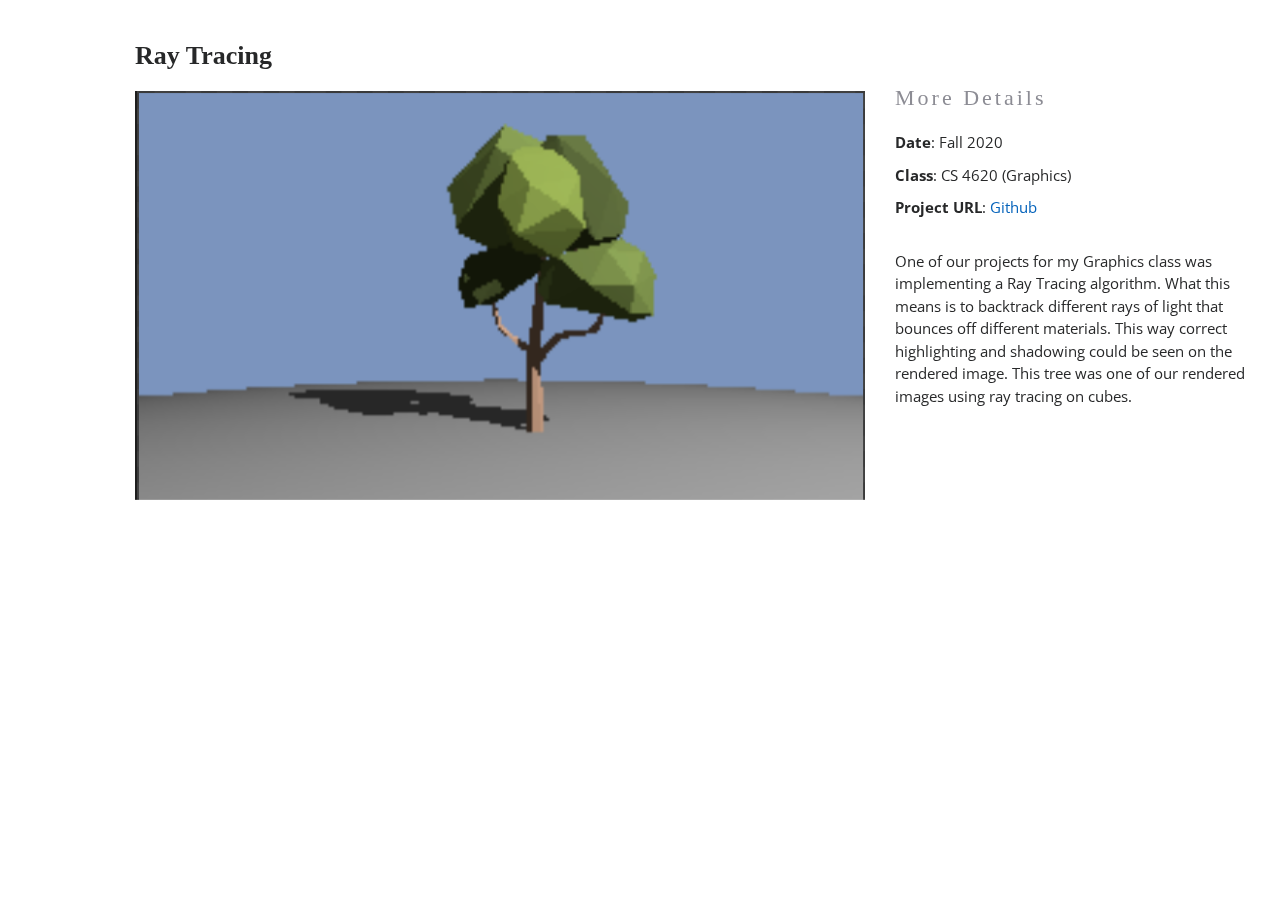
<file: portfolio-graphics.html>
<!DOCTYPE html>
<html lang="en">

<head>
  <meta charset="utf-8">
  <meta content="width=device-width, initial-scale=1.0" name="viewport">

  <title>Portfolio Details</title>
  <meta content="" name="descriptison">
  <meta content="" name="keywords">

  <!-- Favicons -->
  <link href="assets/img/favicon.png" rel="icon">
  <link href="assets/img/apple-touch-icon.png" rel="apple-touch-icon">

  <!-- Google Fonts -->
  <link
    href="https://fonts.googleapis.com/css?family=Open+Sans:300,300i,400,400i,600,600i,700,700i|Raleway:300,300i,400,400i,500,500i,600,600i,700,700i|Poppins:300,300i,400,400i,500,500i,600,600i,700,700i"
    rel="stylesheet">

  <!-- Vendor CSS Files -->
  <link href="assets/vendor/bootstrap/css/bootstrap.min.css" rel="stylesheet">
  <link href="assets/vendor/icofont/icofont.min.css" rel="stylesheet">
  <link href="assets/vendor/boxicons/css/boxicons.min.css" rel="stylesheet">
  <link href="assets/vendor/venobox/venobox.css" rel="stylesheet">
  <link href="assets/vendor/owl.carousel/assets/owl.carousel.min.css" rel="stylesheet">
  <link href="assets/vendor/aos/aos.css" rel="stylesheet">

  <!-- Template Main CSS File -->
  <link href="assets/css/style.css" rel="stylesheet">

  <!-- =======================================================
  * Template Name: MyResume - v2.1.0
  * Template URL: https://bootstrapmade.com/free-html-bootstrap-template-my-resume/
  * Author: BootstrapMade.com
  * License: https://bootstrapmade.com/license/
  ======================================================== -->
</head>

<body>

  <main id="main">

    <!-- ======= Portfolio Details ======= -->
    <section id="portfolio-details" class="portfolio-details">
      <div class="container" data-aos="fade-up">

        <div class="row">

          <div class="col-lg-8">
            <h2 class="portfolio-title">Ray Tracing</h2>
            <div class="owl-carousel portfolio-details-carousel">
              <img src="assets/img/portfolio/tree.png" class="details-img" alt="">
            </div>
          </div>

          <div class="col-lg-4 portfolio-info">
            <h3>More Details</h3>
            <ul>
              <li><strong>Date</strong>: Fall 2020 </li>
              <li><strong>Class</strong>: CS 4620 (Graphics)</li>
              <li><strong>Project URL</strong>: <a href="https://github.coecis.cornell.edu/lk439/assignment5">Github</a>
              </li>
            </ul>

            <p>
              One of our projects for my Graphics class was implementing a Ray Tracing algorithm. What this means is to
              backtrack different rays of light that bounces off different materials. This way correct highlighting and
              shadowing could be seen on the rendered image. This tree was one of our rendered images using ray tracing
              on cubes.
            </p>
          </div>

        </div>

      </div>
    </section><!-- End Portfolio Details -->

  </main><!-- End #main -->

  <a href="#" class="back-to-top"><i class="bx bx-up-arrow-alt"></i></a>
  <div id="preloader"></div>

  <!-- Vendor JS Files -->
  <script src="assets/vendor/jquery/jquery.min.js"></script>
  <script src="assets/vendor/bootstrap/js/bootstrap.bundle.min.js"></script>
  <script src="assets/vendor/jquery.easing/jquery.easing.min.js"></script>
  <script src="assets/vendor/php-email-form/validate.js"></script>
  <script src="assets/vendor/waypoints/jquery.waypoints.min.js"></script>
  <script src="assets/vendor/counterup/counterup.min.js"></script>
  <script src="assets/vendor/isotope-layout/isotope.pkgd.min.js"></script>
  <script src="assets/vendor/venobox/venobox.min.js"></script>
  <script src="assets/vendor/owl.carousel/owl.carousel.min.js"></script>
  <script src="assets/vendor/typed.js/typed.min.js"></script>
  <script src="assets/vendor/aos/aos.js"></script>

  <!-- Template Main JS File -->
  <script src="assets/js/main.js"></script>

</body>

</html>
</file>
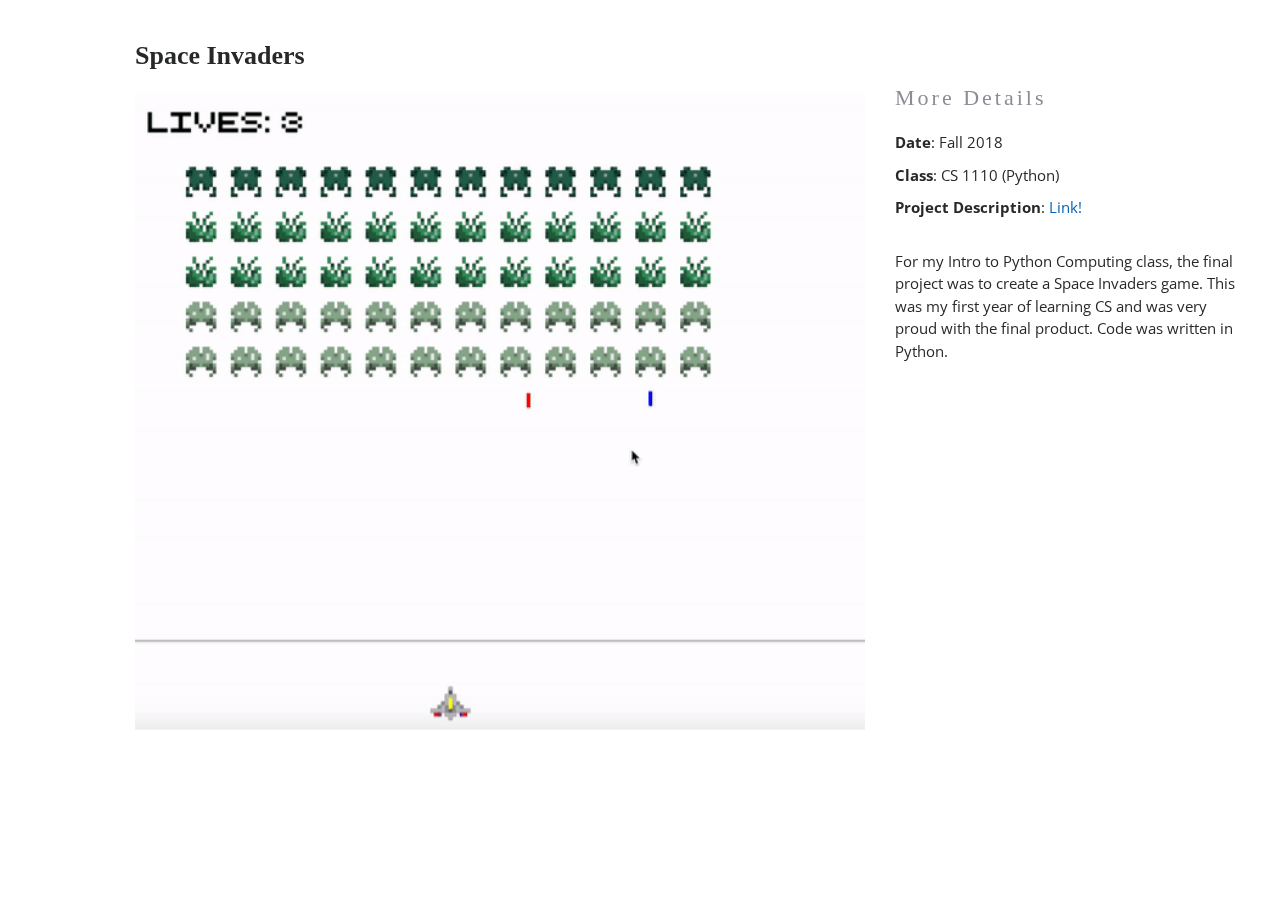
<file: portfolio-space-invaders.html>
<!DOCTYPE html>
<html lang="en">

<head>
  <meta charset="utf-8">
  <meta content="width=device-width, initial-scale=1.0" name="viewport">

  <title>Portfolio Details</title>
  <meta content="" name="descriptison">
  <meta content="" name="keywords">

  <!-- Favicons -->
  <link href="assets/img/favicon.png" rel="icon">
  <link href="assets/img/apple-touch-icon.png" rel="apple-touch-icon">

  <!-- Google Fonts -->
  <link
    href="https://fonts.googleapis.com/css?family=Open+Sans:300,300i,400,400i,600,600i,700,700i|Raleway:300,300i,400,400i,500,500i,600,600i,700,700i|Poppins:300,300i,400,400i,500,500i,600,600i,700,700i"
    rel="stylesheet">

  <!-- Vendor CSS Files -->
  <link href="assets/vendor/bootstrap/css/bootstrap.min.css" rel="stylesheet">
  <link href="assets/vendor/icofont/icofont.min.css" rel="stylesheet">
  <link href="assets/vendor/boxicons/css/boxicons.min.css" rel="stylesheet">
  <link href="assets/vendor/venobox/venobox.css" rel="stylesheet">
  <link href="assets/vendor/owl.carousel/assets/owl.carousel.min.css" rel="stylesheet">
  <link href="assets/vendor/aos/aos.css" rel="stylesheet">

  <!-- Template Main CSS File -->
  <link href="assets/css/style.css" rel="stylesheet">

  <!-- =======================================================
  * Template Name: MyResume - v2.1.0
  * Template URL: https://bootstrapmade.com/free-html-bootstrap-template-my-resume/
  * Author: BootstrapMade.com
  * License: https://bootstrapmade.com/license/
  ======================================================== -->
</head>

<body>

  <main id="main">

    <!-- ======= Portfolio Details ======= -->
    <section id="portfolio-details" class="portfolio-details">
      <div class="container" data-aos="fade-up">

        <div class="row">

          <div class="col-lg-8">
            <h2 class="portfolio-title">Space Invaders</h2>
            <div class="owl-carousel portfolio-details-carousel">
              <img src="assets/img/portfolio/space_invaders.gif" class="details-img" alt="">
            </div>
          </div>

          <div class="col-lg-4 portfolio-info">
            <h3>More Details</h3>
            <ul>
              <li><strong>Date</strong>: Fall 2018</li>
              <li><strong>Class</strong>: CS 1110 (Python)</li>
              <li><strong>Project Description</strong>: <a
                  href="https://www.cs.cornell.edu/courses/cs1110/2018fa/assignments/assignment7/">Link!</a></li>
            </ul>

            <p>
              For my Intro to Python Computing class, the final project was to create a Space Invaders game. This was
              my first year of learning CS and was very proud with the final product. Code was written in Python.
            </p>
          </div>

        </div>

      </div>
    </section><!-- End Portfolio Details -->

  </main><!-- End #main -->

  <a href="#" class="back-to-top"><i class="bx bx-up-arrow-alt"></i></a>
  <div id="preloader"></div>

  <!-- Vendor JS Files -->
  <script src="assets/vendor/jquery/jquery.min.js"></script>
  <script src="assets/vendor/bootstrap/js/bootstrap.bundle.min.js"></script>
  <script src="assets/vendor/jquery.easing/jquery.easing.min.js"></script>
  <script src="assets/vendor/php-email-form/validate.js"></script>
  <script src="assets/vendor/waypoints/jquery.waypoints.min.js"></script>
  <script src="assets/vendor/counterup/counterup.min.js"></script>
  <script src="assets/vendor/isotope-layout/isotope.pkgd.min.js"></script>
  <script src="assets/vendor/venobox/venobox.min.js"></script>
  <script src="assets/vendor/owl.carousel/owl.carousel.min.js"></script>
  <script src="assets/vendor/typed.js/typed.min.js"></script>
  <script src="assets/vendor/aos/aos.js"></script>

  <!-- Template Main JS File -->
  <script src="assets/js/main.js"></script>

</body>

</html>
</file>
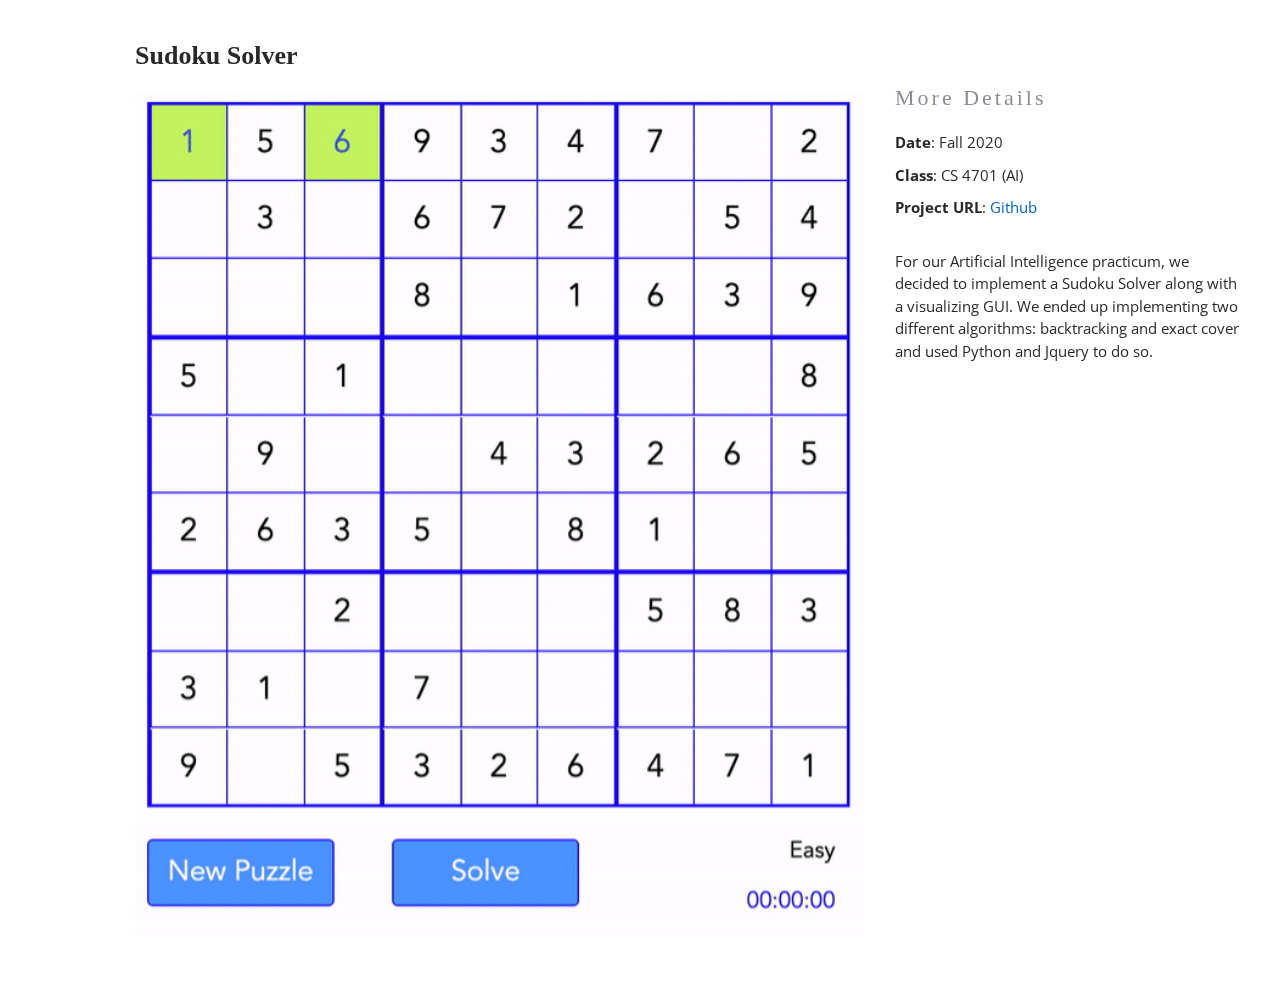
<file: portfolio-sudoku.html>
<!DOCTYPE html>
<html lang="en">

<head>
  <meta charset="utf-8">
  <meta content="width=device-width, initial-scale=1.0" name="viewport">

  <title>Portfolio Details</title>
  <meta content="" name="descriptison">
  <meta content="" name="keywords">

  <!-- Favicons -->
  <link href="assets/img/favicon.png" rel="icon">
  <link href="assets/img/apple-touch-icon.png" rel="apple-touch-icon">

  <!-- Google Fonts -->
  <link
    href="https://fonts.googleapis.com/css?family=Open+Sans:300,300i,400,400i,600,600i,700,700i|Raleway:300,300i,400,400i,500,500i,600,600i,700,700i|Poppins:300,300i,400,400i,500,500i,600,600i,700,700i"
    rel="stylesheet">

  <!-- Vendor CSS Files -->
  <link href="assets/vendor/bootstrap/css/bootstrap.min.css" rel="stylesheet">
  <link href="assets/vendor/icofont/icofont.min.css" rel="stylesheet">
  <link href="assets/vendor/boxicons/css/boxicons.min.css" rel="stylesheet">
  <link href="assets/vendor/venobox/venobox.css" rel="stylesheet">
  <link href="assets/vendor/owl.carousel/assets/owl.carousel.min.css" rel="stylesheet">
  <link href="assets/vendor/aos/aos.css" rel="stylesheet">

  <!-- Template Main CSS File -->
  <link href="assets/css/style.css" rel="stylesheet">

  <!-- =======================================================
  * Template Name: MyResume - v2.1.0
  * Template URL: https://bootstrapmade.com/free-html-bootstrap-template-my-resume/
  * Author: BootstrapMade.com
  * License: https://bootstrapmade.com/license/
  ======================================================== -->
</head>

<body>

  <main id="main">

    <!-- ======= Portfolio Details ======= -->
    <section id="portfolio-details" class="portfolio-details">
      <div class="container" data-aos="fade-up">

        <div class="row">

          <div class="col-lg-8">
            <h2 class="portfolio-title">Sudoku Solver</h2>
            <div class="owl-carousel portfolio-details-carousel">
              <img src="assets/img/portfolio/sudoku_solver.gif" class="details-img" alt="">
            </div>
          </div>

          <div class="col-lg-4 portfolio-info">
            <h3>More Details</h3>
            <ul>
              <li><strong>Date</strong>: Fall 2020</li>
              <li><strong>Class</strong>: CS 4701 (AI)</li>
              <li><strong>Project URL</strong>: <a
                  href="https://github.coecis.cornell.edu/lk439/Sudoku-Solver">Github</a></li>
            </ul>

            <p>
              For our Artificial Intelligence practicum, we decided to implement a Sudoku Solver along with a
              visualizing GUI. We ended up implementing two different algorithms: backtracking and exact cover and
              used
              Python and Jquery to do so.
            </p>
          </div>

        </div>

      </div>
    </section><!-- End Portfolio Details -->

  </main><!-- End #main -->

  <a href="#" class="back-to-top"><i class="bx bx-up-arrow-alt"></i></a>
  <div id="preloader"></div>

  <!-- Vendor JS Files -->
  <script src="assets/vendor/jquery/jquery.min.js"></script>
  <script src="assets/vendor/bootstrap/js/bootstrap.bundle.min.js"></script>
  <script src="assets/vendor/jquery.easing/jquery.easing.min.js"></script>
  <script src="assets/vendor/php-email-form/validate.js"></script>
  <script src="assets/vendor/waypoints/jquery.waypoints.min.js"></script>
  <script src="assets/vendor/counterup/counterup.min.js"></script>
  <script src="assets/vendor/isotope-layout/isotope.pkgd.min.js"></script>
  <script src="assets/vendor/venobox/venobox.min.js"></script>
  <script src="assets/vendor/owl.carousel/owl.carousel.min.js"></script>
  <script src="assets/vendor/typed.js/typed.min.js"></script>
  <script src="assets/vendor/aos/aos.js"></script>

  <!-- Template Main JS File -->
  <script src="assets/js/main.js"></script>

</body>

</html>
</file>
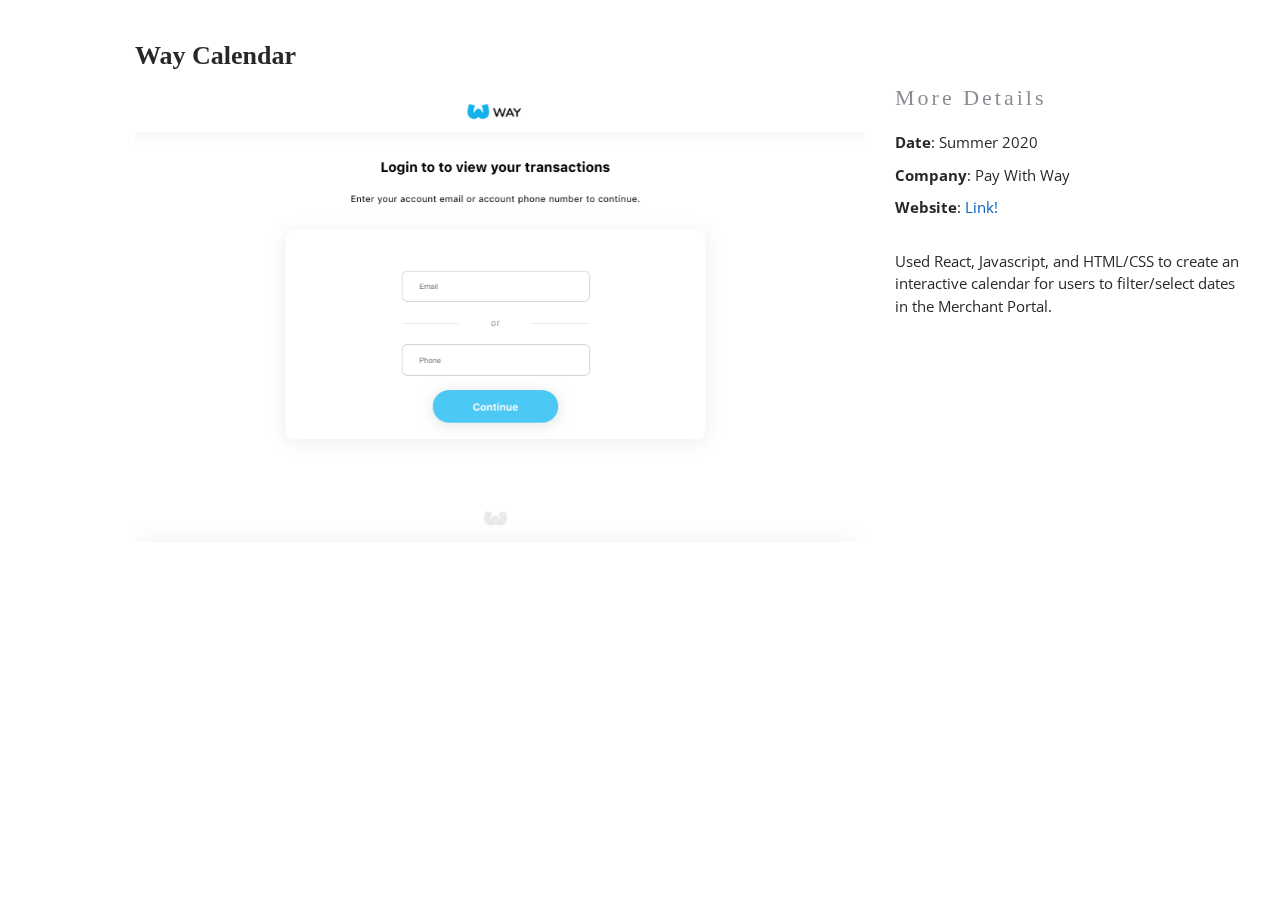
<file: portfolio-way.html>
<!DOCTYPE html>
<html lang="en">

<head>
  <meta charset="utf-8">
  <meta content="width=device-width, initial-scale=1.0" name="viewport">

  <title>Portfolio Details</title>
  <meta content="" name="descriptison">
  <meta content="" name="keywords">

  <!-- Favicons -->
  <link href="assets/img/favicon.png" rel="icon">
  <link href="assets/img/apple-touch-icon.png" rel="apple-touch-icon">

  <!-- Google Fonts -->
  <link
    href="https://fonts.googleapis.com/css?family=Open+Sans:300,300i,400,400i,600,600i,700,700i|Raleway:300,300i,400,400i,500,500i,600,600i,700,700i|Poppins:300,300i,400,400i,500,500i,600,600i,700,700i"
    rel="stylesheet">

  <!-- Vendor CSS Files -->
  <link href="assets/vendor/bootstrap/css/bootstrap.min.css" rel="stylesheet">
  <link href="assets/vendor/icofont/icofont.min.css" rel="stylesheet">
  <link href="assets/vendor/boxicons/css/boxicons.min.css" rel="stylesheet">
  <link href="assets/vendor/venobox/venobox.css" rel="stylesheet">
  <link href="assets/vendor/owl.carousel/assets/owl.carousel.min.css" rel="stylesheet">
  <link href="assets/vendor/aos/aos.css" rel="stylesheet">

  <!-- Template Main CSS File -->
  <link href="assets/css/style.css" rel="stylesheet">

  <!-- =======================================================
  * Template Name: MyResume - v2.1.0
  * Template URL: https://bootstrapmade.com/free-html-bootstrap-template-my-resume/
  * Author: BootstrapMade.com
  * License: https://bootstrapmade.com/license/
  ======================================================== -->
</head>

<body>

  <main id="main">

    <!-- ======= Portfolio Details ======= -->
    <section id="portfolio-details" class="portfolio-details">
      <div class="container" data-aos="fade-up">

        <div class="row">

          <div class="col-lg-8">
            <h2 class="portfolio-title">Way Calendar</h2>
            <div class="owl-carousel portfolio-details-carousel">
              <img src="assets/img/portfolio/way.png" class="details-img" alt="">
            </div>
          </div>

          <div class="col-lg-4 portfolio-info">
            <h3>More Details</h3>
            <ul>
              <li><strong>Date</strong>: Summer 2020</li>
              <li><strong>Company</strong>: Pay With Way</li>
              <li><strong>Website</strong>: <a href="https://paywithway.com/">Link!</a>
              </li>
            </ul>

            <p>
              Used React, Javascript, and HTML/CSS to create an interactive calendar for users to filter/select dates in
              the Merchant Portal.
            </p>
          </div>

        </div>

      </div>
    </section><!-- End Portfolio Details -->

  </main><!-- End #main -->

  <a href="#" class="back-to-top"><i class="bx bx-up-arrow-alt"></i></a>
  <div id="preloader"></div>

  <!-- Vendor JS Files -->
  <script src="assets/vendor/jquery/jquery.min.js"></script>
  <script src="assets/vendor/bootstrap/js/bootstrap.bundle.min.js"></script>
  <script src="assets/vendor/jquery.easing/jquery.easing.min.js"></script>
  <script src="assets/vendor/php-email-form/validate.js"></script>
  <script src="assets/vendor/waypoints/jquery.waypoints.min.js"></script>
  <script src="assets/vendor/counterup/counterup.min.js"></script>
  <script src="assets/vendor/isotope-layout/isotope.pkgd.min.js"></script>
  <script src="assets/vendor/venobox/venobox.min.js"></script>
  <script src="assets/vendor/owl.carousel/owl.carousel.min.js"></script>
  <script src="assets/vendor/typed.js/typed.min.js"></script>
  <script src="assets/vendor/aos/aos.js"></script>

  <!-- Template Main JS File -->
  <script src="assets/js/main.js"></script>

</body>

</html>
</file>
<file: assets/vendor/venobox/venobox.css>
/* ------ venobox.css --------*/
.vbox-overlay *, .vbox-overlay *:before, .vbox-overlay *:after{
    -webkit-backface-visibility: hidden;
    -webkit-box-sizing:border-box;
    -moz-box-sizing:border-box;
    box-sizing:border-box;
}
.vbox-overlay * { 
    -webkit-backface-visibility: visible;
    backface-visibility: visible;
}
.vbox-overlay{
    display: -webkit-flex;
    display: flex;
    -webkit-flex-direction: column;
    flex-direction: column;
    -webkit-justify-content: center;
    justify-content: center;
    -webkit-align-items: center;
    align-items: center;
    position: fixed;
    left: 0;
    top: 0;
    bottom: 0;
    right: 0;
    z-index: 999999;
}

/* ----- navigation ----- */
.vbox-title{
    width: 100%;
    height: 40px;
    float: left;
    text-align: center;
    line-height: 28px;
    font-size: 12px;
    padding: 6px 50px;
    overflow: hidden;
    position: fixed;
    display: none;
    left: 0;
    z-index: 89;
}
.vbox-close{
    cursor: pointer;
    position: fixed;
    top: -1px;
    right: 0;
    width: 50px;
    height: 40px;
    padding: 6px;
    display: block;
    background-position:10px center;
    overflow: hidden;
    font-size: 24px;
    line-height: 1;
    text-align: center;
    z-index: 99;
}
.vbox-left{
    cursor: pointer;
    position: fixed;
    left: 0;
    height: 40px;
    overflow: hidden;
    line-height: 28px;
    font-size: 12px;
    z-index: 99;
    display: flex;
    align-items:center;
}
.vbox-num{
    display: inline-block;
    margin: 6px 0 6px 15px;
}
/* ----- Social share ----- */
.vbox-share{
    line-height: 28px;
    font-size: 12px;
    overflow: hidden;
    position: fixed;
    left: 0;
    z-index: 98;
    display: flex;
    align-items:center;
    justify-content: center;
    width: 100%;
    text-align: center;
}
.vbox-share svg{
    max-height: 28px;
    width: 28px;
    z-index: 10;
    margin-left: 12px;
    margin-top: 6px;
    margin-bottom: 6px;
    vertical-align: middle;
}


/* ----- navigation ARROWS ----- */
.vbox-next, .vbox-prev{
    position: fixed;
    top: 50%;
    margin-top: -15px;
    overflow: hidden;
    cursor: pointer;
    display: block;
    width: 45px;
    height: 45px;
    z-index: 99;
}
.vbox-next span, .vbox-prev span{
    position: relative;
    width: 20px;
    height: 20px;
    border: 2px solid transparent;
    border-top-color: #B6B6B6;
    border-right-color: #B6B6B6;
    text-indent: -100px;
    position: absolute;
    top: 8px;
    display: block;
}
.vbox-prev{
    left: 15px;
}
.vbox-next{
    right: 15px;
}
.vbox-prev span{
    left: 10px;
    -ms-transform: rotate(-135deg);
    -webkit-transform: rotate(-135deg);
    transform: rotate(-135deg);
}
.vbox-next span{
    -ms-transform: rotate(45deg);
    -webkit-transform: rotate(45deg);
    transform: rotate(45deg);
    right: 10px;
}
/* ------- inline window ------ */
.vbox-inline{
    width: 420px;
    height: 315px;
    height: 70vh;
    padding: 10px;
    background: #fff;
    margin: 0 auto;
    overflow: auto;
    text-align: left;
}
/* ------- Video & iFrames window ------ */
.venoframe{
    max-width: 100%;
    width: 100%;
    border: none;
    width: 100%;
    height: 260px;
    height: 70vh;
}
.venoframe.vbvid{
    height: 260px;
}
@media (min-width: 768px) {
    .venoframe, .vbox-inline{
        width: 90%;
        height: 360px;
        height: 70vh;
    }
    .venoframe.vbvid{
        width: 640px;
        height: 360px;
    }
}
@media (min-width: 992px) {
    .venoframe, .vbox-inline{
        max-width: 1200px;
        width: 80%;
        height: 540px;
        height: 70vh;
    }
    .venoframe.vbvid{
        width: 960px;
        height: 540px;
    }
}
/* 
Please do NOT edit this part! 
or at least read this note: http://i.imgur.com/7C0ws9e.gif
*/
.vbox-open{
    overflow: hidden;
}
.vbox-container{
    position: absolute;
    left: 0;
    right: 0;
    top: 0;
    bottom: 0;
    overflow-x: hidden;
    overflow-y: scroll;
    overflow-scrolling: touch;
    -webkit-overflow-scrolling: touch;
    z-index: 20;
    max-height: 100%;

}

.vbox-content{
    text-align: center;
    float: left;
    width: 100%;
    position: relative;
    overflow: hidden;
    padding: 20px 4%;
}
.vbox-container img{
    max-width: 100%;
    height: auto;
}
.vbox-figlio{
    box-shadow: 0 0 12px rgba(0,0,0,0.19), 0 6px 6px rgba(0,0,0,0.23);
    max-width: 100%;
    text-align: initial;
}
img.vbox-figlio{
    -webkit-user-select: none;
-khtml-user-select: none;
-moz-user-select: none;
-o-user-select: none;
user-select: none;
}
.vbox-content.swipe-left{
    margin-left: -200px !important;
}
.vbox-content.swipe-right{
    margin-left: 200px !important;
}
.vbox-animated{
    webkit-transition: margin 300ms ease-out;
    transition: margin 300ms ease-out;
}

/* ---------- preloader ----------
 * SPINKIT 
 * http://tobiasahlin.com/spinkit/
-------------------------------- */
.sk-double-bounce,.sk-rotating-plane{width:40px;height:40px;margin:40px auto}.sk-rotating-plane{background-color:#333;-webkit-animation:sk-rotatePlane 1.2s infinite ease-in-out;animation:sk-rotatePlane 1.2s infinite ease-in-out}@-webkit-keyframes sk-rotatePlane{0%{-webkit-transform:perspective(120px) rotateX(0) rotateY(0);transform:perspective(120px) rotateX(0) rotateY(0)}50%{-webkit-transform:perspective(120px) rotateX(-180.1deg) rotateY(0);transform:perspective(120px) rotateX(-180.1deg) rotateY(0)}100%{-webkit-transform:perspective(120px) rotateX(-180deg) rotateY(-179.9deg);transform:perspective(120px) rotateX(-180deg) rotateY(-179.9deg)}}@keyframes sk-rotatePlane{0%{-webkit-transform:perspective(120px) rotateX(0) rotateY(0);transform:perspective(120px) rotateX(0) rotateY(0)}50%{-webkit-transform:perspective(120px) rotateX(-180.1deg) rotateY(0);transform:perspective(120px) rotateX(-180.1deg) rotateY(0)}100%{-webkit-transform:perspective(120px) rotateX(-180deg) rotateY(-179.9deg);transform:perspective(120px) rotateX(-180deg) rotateY(-179.9deg)}}.sk-double-bounce{position:relative}.sk-double-bounce .sk-child{width:100%;height:100%;border-radius:50%;background-color:#333;opacity:.6;position:absolute;top:0;left:0;-webkit-animation:sk-doubleBounce 2s infinite ease-in-out;animation:sk-doubleBounce 2s infinite ease-in-out}.sk-chasing-dots .sk-child,.sk-spinner-pulse,.sk-three-bounce .sk-child{background-color:#333;border-radius:100%}.sk-double-bounce .sk-double-bounce2{-webkit-animation-delay:-1s;animation-delay:-1s}@-webkit-keyframes sk-doubleBounce{0%,100%{-webkit-transform:scale(0);transform:scale(0)}50%{-webkit-transform:scale(1);transform:scale(1)}}@keyframes sk-doubleBounce{0%,100%{-webkit-transform:scale(0);transform:scale(0)}50%{-webkit-transform:scale(1);transform:scale(1)}}.sk-wave{margin:40px auto;width:50px;height:40px;text-align:center;font-size:10px}.sk-wave .sk-rect{background-color:#333;height:100%;width:6px;display:inline-block;-webkit-animation:sk-waveStretchDelay 1.2s infinite ease-in-out;animation:sk-waveStretchDelay 1.2s infinite ease-in-out}.sk-wave .sk-rect1{-webkit-animation-delay:-1.2s;animation-delay:-1.2s}.sk-wave .sk-rect2{-webkit-animation-delay:-1.1s;animation-delay:-1.1s}.sk-wave .sk-rect3{-webkit-animation-delay:-1s;animation-delay:-1s}.sk-wave .sk-rect4{-webkit-animation-delay:-.9s;animation-delay:-.9s}.sk-wave .sk-rect5{-webkit-animation-delay:-.8s;animation-delay:-.8s}@-webkit-keyframes sk-waveStretchDelay{0%,100%,40%{-webkit-transform:scaleY(.4);transform:scaleY(.4)}20%{-webkit-transform:scaleY(1);transform:scaleY(1)}}@keyframes sk-waveStretchDelay{0%,100%,40%{-webkit-transform:scaleY(.4);transform:scaleY(.4)}20%{-webkit-transform:scaleY(1);transform:scaleY(1)}}.sk-wandering-cubes{margin:40px auto;width:40px;height:40px;position:relative}.sk-wandering-cubes .sk-cube{background-color:#333;width:10px;height:10px;position:absolute;top:0;left:0;-webkit-animation:sk-wanderingCube 1.8s ease-in-out -1.8s infinite both;animation:sk-wanderingCube 1.8s ease-in-out -1.8s infinite both}.sk-chasing-dots,.sk-spinner-pulse{width:40px;height:40px;margin:40px auto}.sk-wandering-cubes .sk-cube2{-webkit-animation-delay:-.9s;animation-delay:-.9s}@-webkit-keyframes sk-wanderingCube{0%{-webkit-transform:rotate(0);transform:rotate(0)}25%{-webkit-transform:translateX(30px) rotate(-90deg) scale(.5);transform:translateX(30px) rotate(-90deg) scale(.5)}50%{-webkit-transform:translateX(30px) translateY(30px) rotate(-179deg);transform:translateX(30px) translateY(30px) rotate(-179deg)}50.1%{-webkit-transform:translateX(30px) translateY(30px) rotate(-180deg);transform:translateX(30px) translateY(30px) rotate(-180deg)}75%{-webkit-transform:translateX(0) translateY(30px) rotate(-270deg) scale(.5);transform:translateX(0) translateY(30px) rotate(-270deg) scale(.5)}100%{-webkit-transform:rotate(-360deg);transform:rotate(-360deg)}}@keyframes sk-wanderingCube{0%{-webkit-transform:rotate(0);transform:rotate(0)}25%{-webkit-transform:translateX(30px) rotate(-90deg) scale(.5);transform:translateX(30px) rotate(-90deg) scale(.5)}50%{-webkit-transform:translateX(30px) translateY(30px) rotate(-179deg);transform:translateX(30px) translateY(30px) rotate(-179deg)}50.1%{-webkit-transform:translateX(30px) translateY(30px) rotate(-180deg);transform:translateX(30px) translateY(30px) rotate(-180deg)}75%{-webkit-transform:translateX(0) translateY(30px) rotate(-270deg) scale(.5);transform:translateX(0) translateY(30px) rotate(-270deg) scale(.5)}100%{-webkit-transform:rotate(-360deg);transform:rotate(-360deg)}}.sk-spinner-pulse{-webkit-animation:sk-pulseScaleOut 1s infinite ease-in-out;animation:sk-pulseScaleOut 1s infinite ease-in-out}@-webkit-keyframes sk-pulseScaleOut{0%{-webkit-transform:scale(0);transform:scale(0)}100%{-webkit-transform:scale(1);transform:scale(1);opacity:0}}@keyframes sk-pulseScaleOut{0%{-webkit-transform:scale(0);transform:scale(0)}100%{-webkit-transform:scale(1);transform:scale(1);opacity:0}}.sk-chasing-dots{position:relative;text-align:center;-webkit-animation:sk-chasingDotsRotate 2s infinite linear;animation:sk-chasingDotsRotate 2s infinite linear}.sk-chasing-dots .sk-child{width:60%;height:60%;display:inline-block;position:absolute;top:0;-webkit-animation:sk-chasingDotsBounce 2s infinite ease-in-out;animation:sk-chasingDotsBounce 2s infinite ease-in-out}.sk-chasing-dots .sk-dot2{top:auto;bottom:0;-webkit-animation-delay:-1s;animation-delay:-1s}@-webkit-keyframes sk-chasingDotsRotate{100%{-webkit-transform:rotate(360deg);transform:rotate(360deg)}}@keyframes sk-chasingDotsRotate{100%{-webkit-transform:rotate(360deg);transform:rotate(360deg)}}@-webkit-keyframes sk-chasingDotsBounce{0%,100%{-webkit-transform:scale(0);transform:scale(0)}50%{-webkit-transform:scale(1);transform:scale(1)}}@keyframes sk-chasingDotsBounce{0%,100%{-webkit-transform:scale(0);transform:scale(0)}50%{-webkit-transform:scale(1);transform:scale(1)}}.sk-three-bounce{margin:40px auto;width:80px;text-align:center}.sk-three-bounce .sk-child{width:20px;height:20px;display:inline-block;-webkit-animation:sk-three-bounce 1.4s ease-in-out 0s infinite both;animation:sk-three-bounce 1.4s ease-in-out 0s infinite both}.sk-circle .sk-child:before,.sk-fading-circle .sk-circle:before{display:block;border-radius:100%;content:'';background-color:#333}.sk-three-bounce .sk-bounce1{-webkit-animation-delay:-.32s;animation-delay:-.32s}.sk-three-bounce .sk-bounce2{-webkit-animation-delay:-.16s;animation-delay:-.16s}@-webkit-keyframes sk-three-bounce{0%,100%,80%{-webkit-transform:scale(0);transform:scale(0)}40%{-webkit-transform:scale(1);transform:scale(1)}}@keyframes sk-three-bounce{0%,100%,80%{-webkit-transform:scale(0);transform:scale(0)}40%{-webkit-transform:scale(1);transform:scale(1)}}.sk-circle{margin:40px auto;width:40px;height:40px;position:relative}.sk-circle .sk-child{width:100%;height:100%;position:absolute;left:0;top:0}.sk-circle .sk-child:before{margin:0 auto;width:15%;height:15%;-webkit-animation:sk-circleBounceDelay 1.2s infinite ease-in-out both;animation:sk-circleBounceDelay 1.2s infinite ease-in-out both}.sk-circle .sk-circle2{-webkit-transform:rotate(30deg);-ms-transform:rotate(30deg);transform:rotate(30deg)}.sk-circle .sk-circle3{-webkit-transform:rotate(60deg);-ms-transform:rotate(60deg);transform:rotate(60deg)}.sk-circle .sk-circle4{-webkit-transform:rotate(90deg);-ms-transform:rotate(90deg);transform:rotate(90deg)}.sk-circle .sk-circle5{-webkit-transform:rotate(120deg);-ms-transform:rotate(120deg);transform:rotate(120deg)}.sk-circle .sk-circle6{-webkit-transform:rotate(150deg);-ms-transform:rotate(150deg);transform:rotate(150deg)}.sk-circle .sk-circle7{-webkit-transform:rotate(180deg);-ms-transform:rotate(180deg);transform:rotate(180deg)}.sk-circle .sk-circle8{-webkit-transform:rotate(210deg);-ms-transform:rotate(210deg);transform:rotate(210deg)}.sk-circle .sk-circle9{-webkit-transform:rotate(240deg);-ms-transform:rotate(240deg);transform:rotate(240deg)}.sk-circle .sk-circle10{-webkit-transform:rotate(270deg);-ms-transform:rotate(270deg);transform:rotate(270deg)}.sk-circle .sk-circle11{-webkit-transform:rotate(300deg);-ms-transform:rotate(300deg);transform:rotate(300deg)}.sk-circle .sk-circle12{-webkit-transform:rotate(330deg);-ms-transform:rotate(330deg);transform:rotate(330deg)}.sk-circle .sk-circle2:before{-webkit-animation-delay:-1.1s;animation-delay:-1.1s}.sk-circle .sk-circle3:before{-webkit-animation-delay:-1s;animation-delay:-1s}.sk-circle .sk-circle4:before{-webkit-animation-delay:-.9s;animation-delay:-.9s}.sk-circle .sk-circle5:before{-webkit-animation-delay:-.8s;animation-delay:-.8s}.sk-circle .sk-circle6:before{-webkit-animation-delay:-.7s;animation-delay:-.7s}.sk-circle .sk-circle7:before{-webkit-animation-delay:-.6s;animation-delay:-.6s}.sk-circle .sk-circle8:before{-webkit-animation-delay:-.5s;animation-delay:-.5s}.sk-circle .sk-circle9:before{-webkit-animation-delay:-.4s;animation-delay:-.4s}.sk-circle .sk-circle10:before{-webkit-animation-delay:-.3s;animation-delay:-.3s}.sk-circle .sk-circle11:before{-webkit-animation-delay:-.2s;animation-delay:-.2s}.sk-circle .sk-circle12:before{-webkit-animation-delay:-.1s;animation-delay:-.1s}@-webkit-keyframes sk-circleBounceDelay{0%,100%,80%{-webkit-transform:scale(0);transform:scale(0)}40%{-webkit-transform:scale(1);transform:scale(1)}}@keyframes sk-circleBounceDelay{0%,100%,80%{-webkit-transform:scale(0);transform:scale(0)}40%{-webkit-transform:scale(1);transform:scale(1)}}.sk-cube-grid{width:40px;height:40px;margin:40px auto}.sk-cube-grid .sk-cube{width:33.33%;height:33.33%;background-color:#333;float:left;-webkit-animation:sk-cubeGridScaleDelay 1.3s infinite ease-in-out;animation:sk-cubeGridScaleDelay 1.3s infinite ease-in-out}.sk-cube-grid .sk-cube1{-webkit-animation-delay:.2s;animation-delay:.2s}.sk-cube-grid .sk-cube2{-webkit-animation-delay:.3s;animation-delay:.3s}.sk-cube-grid .sk-cube3{-webkit-animation-delay:.4s;animation-delay:.4s}.sk-cube-grid .sk-cube4{-webkit-animation-delay:.1s;animation-delay:.1s}.sk-cube-grid .sk-cube5{-webkit-animation-delay:.2s;animation-delay:.2s}.sk-cube-grid .sk-cube6{-webkit-animation-delay:.3s;animation-delay:.3s}.sk-cube-grid .sk-cube7{-webkit-animation-delay:0ms;animation-delay:0ms}.sk-cube-grid .sk-cube8{-webkit-animation-delay:.1s;animation-delay:.1s}.sk-cube-grid .sk-cube9{-webkit-animation-delay:.2s;animation-delay:.2s}@-webkit-keyframes sk-cubeGridScaleDelay{0%,100%,70%{-webkit-transform:scale3D(1,1,1);transform:scale3D(1,1,1)}35%{-webkit-transform:scale3D(0,0,1);transform:scale3D(0,0,1)}}@keyframes sk-cubeGridScaleDelay{0%,100%,70%{-webkit-transform:scale3D(1,1,1);transform:scale3D(1,1,1)}35%{-webkit-transform:scale3D(0,0,1);transform:scale3D(0,0,1)}}.sk-fading-circle{margin:40px auto;width:40px;height:40px;position:relative}.sk-fading-circle .sk-circle{width:100%;height:100%;position:absolute;left:0;top:0}.sk-fading-circle .sk-circle:before{margin:0 auto;width:15%;height:15%;-webkit-animation:sk-circleFadeDelay 1.2s infinite ease-in-out both;animation:sk-circleFadeDelay 1.2s infinite ease-in-out both}.sk-fading-circle .sk-circle2{-webkit-transform:rotate(30deg);-ms-transform:rotate(30deg);transform:rotate(30deg)}.sk-fading-circle .sk-circle3{-webkit-transform:rotate(60deg);-ms-transform:rotate(60deg);transform:rotate(60deg)}.sk-fading-circle .sk-circle4{-webkit-transform:rotate(90deg);-ms-transform:rotate(90deg);transform:rotate(90deg)}.sk-fading-circle .sk-circle5{-webkit-transform:rotate(120deg);-ms-transform:rotate(120deg);transform:rotate(120deg)}.sk-fading-circle .sk-circle6{-webkit-transform:rotate(150deg);-ms-transform:rotate(150deg);transform:rotate(150deg)}.sk-fading-circle .sk-circle7{-webkit-transform:rotate(180deg);-ms-transform:rotate(180deg);transform:rotate(180deg)}.sk-fading-circle .sk-circle8{-webkit-transform:rotate(210deg);-ms-transform:rotate(210deg);transform:rotate(210deg)}.sk-fading-circle .sk-circle9{-webkit-transform:rotate(240deg);-ms-transform:rotate(240deg);transform:rotate(240deg)}.sk-fading-circle .sk-circle10{-webkit-transform:rotate(270deg);-ms-transform:rotate(270deg);transform:rotate(270deg)}.sk-fading-circle .sk-circle11{-webkit-transform:rotate(300deg);-ms-transform:rotate(300deg);transform:rotate(300deg)}.sk-fading-circle .sk-circle12{-webkit-transform:rotate(330deg);-ms-transform:rotate(330deg);transform:rotate(330deg)}.sk-fading-circle .sk-circle2:before{-webkit-animation-delay:-1.1s;animation-delay:-1.1s}.sk-fading-circle .sk-circle3:before{-webkit-animation-delay:-1s;animation-delay:-1s}.sk-fading-circle .sk-circle4:before{-webkit-animation-delay:-.9s;animation-delay:-.9s}.sk-fading-circle .sk-circle5:before{-webkit-animation-delay:-.8s;animation-delay:-.8s}.sk-fading-circle .sk-circle6:before{-webkit-animation-delay:-.7s;animation-delay:-.7s}.sk-fading-circle .sk-circle7:before{-webkit-animation-delay:-.6s;animation-delay:-.6s}.sk-fading-circle .sk-circle8:before{-webkit-animation-delay:-.5s;animation-delay:-.5s}.sk-fading-circle .sk-circle9:before{-webkit-animation-delay:-.4s;animation-delay:-.4s}.sk-fading-circle .sk-circle10:before{-webkit-animation-delay:-.3s;animation-delay:-.3s}.sk-fading-circle .sk-circle11:before{-webkit-animation-delay:-.2s;animation-delay:-.2s}.sk-fading-circle .sk-circle12:before{-webkit-animation-delay:-.1s;animation-delay:-.1s}@-webkit-keyframes sk-circleFadeDelay{0%,100%,39%{opacity:0}40%{opacity:1}}@keyframes sk-circleFadeDelay{0%,100%,39%{opacity:0}40%{opacity:1}}.sk-folding-cube{margin:40px auto;width:40px;height:40px;position:relative;-webkit-transform:rotateZ(45deg);transform:rotateZ(45deg)}.sk-folding-cube .sk-cube{float:left;width:50%;height:50%;position:relative;-webkit-transform:scale(1.1);-ms-transform:scale(1.1);transform:scale(1.1)}.sk-folding-cube .sk-cube:before{content:'';position:absolute;top:0;left:0;width:100%;height:100%;background-color:#333;-webkit-animation:sk-foldCubeAngle 2.4s infinite linear both;animation:sk-foldCubeAngle 2.4s infinite linear both;-webkit-transform-origin:100% 100%;-ms-transform-origin:100% 100%;transform-origin:100% 100%}.sk-folding-cube .sk-cube2{-webkit-transform:scale(1.1) rotateZ(90deg);transform:scale(1.1) rotateZ(90deg)}.sk-folding-cube .sk-cube3{-webkit-transform:scale(1.1) rotateZ(180deg);transform:scale(1.1) rotateZ(180deg)}.sk-folding-cube .sk-cube4{-webkit-transform:scale(1.1) rotateZ(270deg);transform:scale(1.1) rotateZ(270deg)}.sk-folding-cube .sk-cube2:before{-webkit-animation-delay:.3s;animation-delay:.3s}.sk-folding-cube .sk-cube3:before{-webkit-animation-delay:.6s;animation-delay:.6s}.sk-folding-cube .sk-cube4:before{-webkit-animation-delay:.9s;animation-delay:.9s}@-webkit-keyframes sk-foldCubeAngle{0%,10%{-webkit-transform:perspective(140px) rotateX(-180deg);transform:perspective(140px) rotateX(-180deg);opacity:0}25%,75%{-webkit-transform:perspective(140px) rotateX(0);transform:perspective(140px) rotateX(0);opacity:1}100%,90%{-webkit-transform:perspective(140px) rotateY(180deg);transform:perspective(140px) rotateY(180deg);opacity:0}}@keyframes sk-foldCubeAngle{0%,10%{-webkit-transform:perspective(140px) rotateX(-180deg);transform:perspective(140px) rotateX(-180deg);opacity:0}25%,75%{-webkit-transform:perspective(140px) rotateX(0);transform:perspective(140px) rotateX(0);opacity:1}100%,90%{-webkit-transform:perspective(140px) rotateY(180deg);transform:perspective(140px) rotateY(180deg);opacity:0}}
</file>
<file: assets/css/style.css>
/**
* Template Name: MyResume - v2.1.0
* Template URL: https://bootstrapmade.com/free-html-bootstrap-template-my-resume/
* Author: BootstrapMade.com
* License: https://bootstrapmade.com/license/
*/

/*--------------------------------------------------------------
# General
--------------------------------------------------------------*/
body {
  font-family: "Open Sans", sans-serif;
  color: #272829;
}

a {
  color: #0563bb;
}

a:hover {
  color: #067ded;
  text-decoration: none;
}

h1, h2, h3, h4, h5, h6 {
  /* font-family: "Raleway", sans-serif; */
  font-family: "Ultra";
  /* letter-spacing: 5px; */
}

/*--------------------------------------------------------------
# Back to top button
--------------------------------------------------------------*/
.back-to-top {
  position: fixed;
  display: none;
  width: 40px;
  height: 40px;
  border-radius: 50px;
  right: 15px;
  bottom: 15px;
  background: #365571;
  color: #fff;
  transition: display 0.5s ease-in-out;
  z-index: 99999;
}

.back-to-top i {
  font-size: 24px;
  position: absolute;
  top: 7px;
  left: 8px;
}

.back-to-top:hover {
  color: #fff;
  background: #8c8c94;
  transition: background 0.2s ease-in-out;
}

/*--------------------------------------------------------------
# Preloader
--------------------------------------------------------------*/
#preloader {
  position: fixed;
  top: 0;
  left: 0;
  right: 0;
  bottom: 0;
  z-index: 9999;
  overflow: hidden;
  background: #fff;
}

#preloader:before {
  content: "";
  position: fixed;
  top: calc(50% - 30px);
  left: calc(50% - 30px);
  border: 6px solid #0563bb;
  border-top-color: #fff;
  border-bottom-color: #fff;
  border-radius: 50%;
  width: 60px;
  height: 60px;
  -webkit-animation: animate-preloader 1s linear infinite;
  animation: animate-preloader 1s linear infinite;
}

@-webkit-keyframes animate-preloader {
  0% {
    transform: rotate(0deg);
  }
  100% {
    transform: rotate(360deg);
  }
}

@keyframes animate-preloader {
  0% {
    transform: rotate(0deg);
  }
  100% {
    transform: rotate(360deg);
  }
}

/*--------------------------------------------------------------
# Disable aos animation delay on mobile devices
--------------------------------------------------------------*/
@media screen and (max-width: 768px) {
  [data-aos-delay] {
    transition-delay: 0 !important;
  }
}

/*--------------------------------------------------------------
# Header
--------------------------------------------------------------*/
#header {
  position: fixed;
  top: 0;
  left: 0;
  bottom: 0;
  z-index: 9997;
  transition: all 0.5s;
  padding: 15px;
  overflow-y: auto;
}

@media (max-width: 992px) {
  #header {
    width: 300px;
    background: #fff;
    border-right: 1px solid #e6e9ec;
    left: -300px;
  }
}

@media (min-width: 992px) {
  #main {
    margin-left: 100px;
  }
}

/*--------------------------------------------------------------
# Navigation Menu
--------------------------------------------------------------*/
/* Desktop Navigation */
.nav-menu * {
  margin: 0;
  padding: 0;
  list-style: none;
}

.nav-menu > ul > li {
  position: relative;
  white-space: nowrap;
}

.nav-menu a {
  display: flex;
  align-items: center;
  color: #365571;
  padding: 10px 18px;
  margin-bottom: 8px;
  transition: 0.3s;
  font-size: 15px;
  border-radius: 50px;
  background:	#fcf7f5;
  height: 56px;
  width: 100%;
  overflow: hidden;
  transition: 0.3s;
}

.nav-menu a i {
  font-size: 20px;
}

.nav-menu a span {
  padding: 0 5px 0 7px;
  color: #45505b;
}

@media (min-width: 992px) {
  .nav-menu a {
    width: 56px;
  }
  .nav-menu a span {
    display: none;
    color: #fff;
  }
}

.nav-menu a:hover, .nav-menu .active > a, .nav-menu li:hover > a {
  color: #fff;
  background: #8c8c94;
}

.nav-menu a:hover span, .nav-menu .active > a span, .nav-menu li:hover > a span {
  color: #fff;
}

.nav-menu a:hover, .nav-menu li:hover > a {
  width: 100%;
  color: #fff;
}

.nav-menu a:hover span, .nav-menu li:hover > a span {
  display: block;
}

/* Mobile Navigation */
.mobile-nav-toggle {
  position: fixed;
  right: 15px;
  top: 15px;
  z-index: 9998;
  border: 0;
  background: none;
  font-size: 24px;
  transition: all 0.4s;
  outline: none !important;
  line-height: 1;
  cursor: pointer;
  text-align: right;
}

.mobile-nav-toggle i {
  color: #45505b;
}

.mobile-nav-active {
  overflow: hidden;
}

.mobile-nav-active #header {
  left: 0;
}

.mobile-nav-active .mobile-nav-toggle i {
  color: #0563bb;
}

/*--------------------------------------------------------------
# Hero Section
--------------------------------------------------------------*/
#hero {
  width: 100%;
  height: 100vh;
  /* background: url("../img/hero-bg.jpg") top right no-repeat; */
  background: #fbdcc4;
  background-size: cover;
  position: relative;
}

@media (min-width: 992px) {
  #hero {
    padding-left: 160px;
  }
}

#hero:before {
  content: "";
  /* background: rgba(255, 255, 255, 0.8); */
  position: absolute;
  bottom: 0;
  top: 0;
  left: 0;
  right: 0;
}

#hero h1 {
  margin: 0;
  font-size: 64px;
  font-weight: 700;
  line-height: 56px;
  /* color: #45505b; */
  letter-spacing: 15px;
  color: #365571;
}

#hero-intro {
  color: #8c8c94;
  margin: 0 0 25px 0;
  font-size: 20px;
  font-style: italic;
  letter-spacing: 10px;
  font-family: "Open Sans", sans-serif;
}

#hero p {
  /* color: #45505b; */
  color: #8c8c94;
  margin: 15px 0 25px 0;
  font-size: 20px;
  font-family: "Open Sans", sans-serif;
}

#hero p span {
  color: #365571;
  letter-spacing: 3px;
  font-weight: 800;
  /* font-style: bold; */
}

#hero .social-links {
  margin-top: 30px;
}

#hero .social-links a {
  font-size: 24px;
  display: inline-block;
  color: #ffffff;
  line-height: 1;
  margin-right: 20px;
  transition: 0.3s;
}

#hero .social-links a:hover {
  color: #8c8c94;
}

@media (max-width: 992px) {
  #hero {
    text-align: center;
  }
  #hero h1 {
    font-size: 32px;
    line-height: 36px;
  }
  #hero p {
    margin-top: 10px;
    font-size: 20px;
    line-height: 24px;
  }
}

/*--------------------------------------------------------------
# Sections General
--------------------------------------------------------------*/
section {
  padding: 60px 0;
  overflow: hidden;
}

.section-title {
  text-align: center;
  padding-bottom: 30px;
}

.section-title h2 {
  font-size: 32px;
  font-weight: bold;
  text-transform: uppercase;
  margin-bottom: 20px;
  padding-bottom: 20px;
  position: relative;
  letter-spacing: 10px;
  color: #365571;
}

section h3 {
  color: #8c8c94;
  letter-spacing: 3px;
}

.section-title h2::before {
  content: '';
  position: absolute;
  display: block;
  width: 120px;
  height: 1px;
  background: #ddd;
  bottom: 1px;
  left: calc(50% - 60px);
}

.section-title h2::after {
  content: '';
  position: absolute;
  display: block;
  width: 40px;
  height: 3px;
  background: #fbdbc4;
  bottom: 0;
  left: calc(50% - 20px);
}

.section-title p {
  margin-bottom: 10px;
  color: #8c8c94;
}

/*--------------------------------------------------------------
# About
--------------------------------------------------------------*/
.about .content h3 {
  font-weight: 700;
  font-size: 26px;
  color: #728394;
}

.about .content ul {
  list-style: none;
  padding: 0;
  /* list-style-position: outside; */
}

.about .content ul li {
  padding-bottom: 10px;
  list-style-position: inside;
  text-indent: -1.5em;
  padding-left: 1em;
}

.about .content ul i {
  font-size: 20px;
  padding-right: 2px;
  color: #fbdbc4;
}

.about .content p:last-child {
  margin-bottom: 0;
}

.about .img-fluid {
  padding-top: 20px;
  height: 400px;
  /* border: 4px solid #fff; */
  margin: 0;
}

.about .content .info-list {
  color: #365571;
}

.about .content .bullet-text {
  /* display: inline-block;
  padding-left: 15px; */
}

/*--------------------------------------------------------------
# Facts
--------------------------------------------------------------*/
.facts .count-box {
  padding: 30px 30px 25px 30px;
  margin-top: 30px;
  width: 100%;
  position: relative;
  text-align: center;
  background: #fff;
}

.facts .count-box i {
  position: absolute;
  top: -25px;
  left: 50%;
  transform: translateX(-50%);
  font-size: 24px;
  background: #0563bb;
  padding: 12px;
  color: #fff;
  border-radius: 50px;
}

.facts .count-box span {
  font-size: 36px;
  display: block;
  font-weight: 600;
  color: #011426;
}

.facts .count-box p {
  padding: 0;
  margin: 0;
  font-family: "Raleway", sans-serif;
  font-size: 14px;
}

/*--------------------------------------------------------------
# Skills
--------------------------------------------------------------*/
.skills .progress {
  height: 50px;
  display: block;
  background: none;
}

.skills .progress .skill {
  padding: 10px 0;
  margin: 0 0 6px 0;
  text-transform: uppercase;
  display: block;
  font-weight: 800;
  font-family: "Open Sans", sans-serif;
  color: #365571;
}

.skills .progress .skill .val {
  float: right;
  font-style: normal;
}

.skills .progress-bar-wrap {
  background: #f2f3f5;
}

.skills .progress-bar {
  width: 1px;
  height: 10px;
  transition: .9s;
  background-color: #fbdbc4;
}

/*--------------------------------------------------------------
# Resume
--------------------------------------------------------------*/
#hey {
  font-size: 26px;
  font-weight: 700;
  margin-top: 20px;
  margin-bottom: 20px;
  /* color: #8c8c94; */
  color:  #fbdbc4;
  /* font-family: "Open Sans"; */
}

.resume .resume-title {
  font-size: 26px;
  font-weight: 700;
  margin-top: 20px;
  margin-bottom: 20px;
  /* color: #8c8c94; */
  color:  #fbdbc4;
  font-family: "Open Sans";
}

.resume .resume-item {
  padding: 0 0 20px 20px;
  margin-top: -2px;
  border-left: 2px solid #fbdbc4;
  position: relative;
}

.resume .resume-item h4 {
  line-height: 18px;
  font-size: 18px;
  font-weight:1000;
  text-transform: uppercase;
  font-family: "Open Sans";
  color: #365571;
  margin-bottom: 10px;
}

.resume .resume-item h5 {
  font-size: 16px;
  display: inline-block;
  font-weight: 100;
  letter-spacing: 2px;
  margin-bottom: 10px;
  color: #8c8c94;
}

.resume .resume-item h6 {
  font-size: 16px;
  font-family: "Open Sans";
  display: inline-block;
  font-weight: 500;
  margin-bottom: 10px;
}

.resume .resume-item ul {
  padding-left: 20px;
}

.resume .resume-item ul li {
  padding-bottom: 10px;
}

.resume .resume-item:last-child {
  padding-bottom: 0;
}

.resume .resume-item::before {
  content: "";
  position: absolute;
  width: 16px;
  height: 16px;
  border-radius: 50px;
  left: -9px;
  top: 0;
  background: #fff;
  border: 2px solid #fbdbc4;
}

.resume-logo {
  position: relative;
  height: 100%;
  width: 100%;
}

.child-logo {
  /* width: 300px; */
  height: 225px;
  padding: 20px;

  position: absolute;
  top: 50%;
  left: 50%;
  display: block;
  margin: -100px 0 0 -140px;
}

#whs {
  height: 170px;
  width: 210px;
  padding-top: 0px;
}

#payette {
  height: 100px;
  top: 65%;
  left: 49%;
  /* width: 300px; */
}

#npm {
  height: 120px;
  top: 70%;
  left: 55%;
  /* width: 300px; */
}

#way {
  left: 55%;
}

#cuair {
  height: 200px;
}

#coinbase {
  top: 50%;
  left: 45%;
  height: 170px;
}

#cameo {
  top: 40%;
  /* left: 45%; */
  /* height: 170px; */
}

#cornell {
  height: 200px;
  /* left: 45%; */
  /* height: 170px; */
}

.row {
  padding-bottom: 20px;
}

#left-column {
  padding-left: 60px;
}
/*--------------------------------------------------------------
# Portfolio
--------------------------------------------------------------*/
.portfolio .portfolio-item {
  margin-bottom: 30px;
}

.portfolio #portfolio-flters {
  padding: 0;
  margin: 0 auto 25px auto;
  list-style: none;
  text-align: center;
  background: #fff;
  border-radius: 50px;
  padding: 2px 15px;
}

.portfolio #portfolio-flters li {
  cursor: pointer;
  display: inline-block;
  padding: 10px 15px;
  font-size: 14px;
  font-weight: 600;
  line-height: 1;
  text-transform: uppercase;
  color: #272829;
  margin-bottom: 5px;
  transition: all 0.3s ease-in-out;
}

.portfolio #portfolio-flters li:hover, .portfolio #portfolio-flters li.filter-active {
  color: #0563bb;
}

.portfolio #portfolio-flters li:last-child {
  margin-right: 0;
}

.portfolio .portfolio-wrap {
  transition: 0.3s;
  position: relative;
  overflow: hidden;
  z-index: 1;
  background: rgba(69, 80, 91, 0.8);
}

.portfolio .portfolio-wrap::before {
  content: "";
  background: rgba(255, 255, 255, 0.7);
  position: absolute;
  left: 30px;
  right: 30px;
  top: 30px;
  bottom: 30px;
  transition: all ease-in-out 0.3s;
  z-index: 2;
  opacity: 0;
}

.portfolio .portfolio-wrap .portfolio-info {
  opacity: 0;
  position: absolute;
  top: 0;
  left: 0;
  right: 0;
  bottom: 0;
  text-align: center;
  z-index: 3;
  transition: all ease-in-out 0.3s;
  display: flex;
  flex-direction: column;
  justify-content: center;
  align-items: center;
}

.portfolio .portfolio-wrap .portfolio-info::before {
  display: block;
  content: "";
  width: 48px;
  height: 48px;
  position: absolute;
  top: 35px;
  left: 35px;
  border-top: 3px solid #d7dce1;
  border-left: 3px solid #d7dce1;
  transition: all 0.5s ease 0s;
  z-index: 9994;
}

.portfolio .portfolio-wrap .portfolio-info::after {
  display: block;
  content: "";
  width: 48px;
  height: 48px;
  position: absolute;
  bottom: 35px;
  right: 35px;
  border-bottom: 3px solid #d7dce1;
  border-right: 3px solid #d7dce1;
  transition: all 0.5s ease 0s;
  z-index: 9994;
}

.portfolio .portfolio-wrap .portfolio-info h4 {
  font-size: 20px;
  color: #45505b;
  font-weight: 600;
}

.portfolio .portfolio-wrap .portfolio-info p {
  color: #45505b;
  font-size: 14px;
  text-transform: uppercase;
  padding: 0;
  margin: 0;
}

.portfolio .portfolio-wrap .portfolio-links {
  text-align: center;
  z-index: 4;
}

.portfolio .portfolio-wrap .portfolio-links a {
  color: #45505b;
  margin: 0 2px;
  font-size: 28px;
  display: inline-block;
  transition: 0.3s;
}

.portfolio .portfolio-wrap .portfolio-links a:hover {
  color: #148af9;
}

.portfolio .portfolio-wrap:hover::before {
  top: 0;
  left: 0;
  right: 0;
  bottom: 0;
  opacity: 1;
}

.portfolio .portfolio-wrap:hover .portfolio-info {
  opacity: 1;
}

.portfolio .portfolio-wrap:hover .portfolio-info::before {
  top: 15px;
  left: 15px;
}

.portfolio .portfolio-wrap:hover .portfolio-info::after {
  bottom: 15px;
  right: 15px;
}

.details-img {
  /* height: 300px; */
  /* width: 50px; */
}

/*--------------------------------------------------------------
# Services
--------------------------------------------------------------*/
.services .icon-box {
  text-align: center;
  padding: 70px 20px 80px 20px;
  transition: all ease-in-out 0.3s;
  background: #fff;
  box-shadow: 0px 5px 90px 0px rgba(110, 123, 131, 0.05);
}

.services .icon-box .icon {
  margin: 0 auto;
  width: 100px;
  height: 100px;
  display: flex;
  align-items: center;
  justify-content: center;
  transition: ease-in-out 0.3s;
  position: relative;
}

.services .icon-box .icon i {
  font-size: 36px;
  transition: 0.5s;
  position: relative;
}

.services .icon-box .icon svg {
  position: absolute;
  top: 0;
  left: 0;
}

.services .icon-box .icon svg path {
  transition: 0.5s;
  fill: #f5f5f5;
}

.services .icon-box h4 {
  font-weight: 600;
  margin: 10px 0 15px 0;
  font-size: 22px;
}

.services .icon-box h4 a {
  color: #45505b;
  transition: ease-in-out 0.3s;
}

.services .icon-box p {
  line-height: 24px;
  font-size: 14px;
  margin-bottom: 0;
}

.services .icon-box:hover {
  border-color: #fff;
  box-shadow: 0px 0 35px 0 rgba(0, 0, 0, 0.08);
}

.services .iconbox-blue i {
  color: #47aeff;
}

.services .iconbox-blue:hover .icon i {
  color: #fff;
}

.services .iconbox-blue:hover .icon path {
  fill: #47aeff;
}

.services .iconbox-orange i {
  color: #ffa76e;
}

.services .iconbox-orange:hover .icon i {
  color: #fff;
}

.services .iconbox-orange:hover .icon path {
  fill: #ffa76e;
}

.services .iconbox-pink i {
  color: #e80368;
}

.services .iconbox-pink:hover .icon i {
  color: #fff;
}

.services .iconbox-pink:hover .icon path {
  fill: #e80368;
}

.services .iconbox-yellow i {
  color: #ffbb2c;
}

.services .iconbox-yellow:hover .icon i {
  color: #fff;
}

.services .iconbox-yellow:hover .icon path {
  fill: #ffbb2c;
}

.services .iconbox-red i {
  color: #ff5828;
}

.services .iconbox-red:hover .icon i {
  color: #fff;
}

.services .iconbox-red:hover .icon path {
  fill: #ff5828;
}

.services .iconbox-teal i {
  color: #11dbcf;
}

.services .iconbox-teal:hover .icon i {
  color: #fff;
}

.services .iconbox-teal:hover .icon path {
  fill: #11dbcf;
}

/*--------------------------------------------------------------
# Testimonials
--------------------------------------------------------------*/
.testimonials .section-header {
  margin-bottom: 40px;
}

.testimonials .testimonial-item {
  text-align: center;
}

.testimonials .testimonial-item .testimonial-img {
  width: 120px;
  border-radius: 50%;
  border: 4px solid #fff;
  margin: 0 auto;
}

.testimonials .testimonial-item h3 {
  font-size: 20px;
  font-weight: bold;
  margin: 10px 0 5px 0;
  color: #111;
}

.testimonials .testimonial-item h4 {
  font-size: 14px;
  color: #999;
  margin: 0 0 15px 0;
}

.testimonials .testimonial-item .quote-icon-left, .testimonials .testimonial-item .quote-icon-right {
  color: #90c8fc;
  font-size: 26px;
}

.testimonials .testimonial-item .quote-icon-left {
  display: inline-block;
  left: -5px;
  position: relative;
}

.testimonials .testimonial-item .quote-icon-right {
  display: inline-block;
  right: -5px;
  position: relative;
  top: 10px;
}

.testimonials .testimonial-item p {
  font-style: italic;
  margin: 0 auto 15px auto;
}

.testimonials .owl-nav, .testimonials .owl-dots {
  margin-top: 5px;
  text-align: center;
}

.testimonials .owl-dot {
  display: inline-block;
  margin: 0 5px;
  width: 12px;
  height: 12px;
  border-radius: 50%;
  background-color: #ddd !important;
}

.testimonials .owl-dot.active {
  background-color: #0563bb !important;
}

@media (min-width: 992px) {
  .testimonials .testimonial-item p {
    width: 80%;
  }
}

/*--------------------------------------------------------------
# Contact
--------------------------------------------------------------*/
.contact .info {
  width: 100%;
  background: #fff;
}

.contact .info i {
  font-size: 20px;
  color: #fbdcc4;
  float: left;
  width: 44px;
  height: 44px;
  background: #fcf7f5;
  display: flex;
  justify-content: center;
  align-items: center;
  border-radius: 50px;
  transition: all 0.3s ease-in-out;
}

.contact .info h4 {
  padding: 0 0 0 60px;
  font-size: 22px;
  font-weight: 600;
  margin-bottom: 5px;
  color: #45505b;
}

.contact .info p {
  padding: 0 0 0 60px;
  margin-bottom: 0;
  font-size: 14px;
  color: #728394;
}

.contact .info .email, .contact .info .phone {
  margin-top: 40px;
}

.contact .info .email:hover i, .contact .info .address:hover i, .contact .info .phone:hover i {
  background: #fbdcc4;
  color: #fff;
}

.contact .php-email-form {
  width: 100%;
  background: #fff;
}

.contact .php-email-form .form-group {
  padding-bottom: 8px;
}

.contact .php-email-form .validate {
  display: none;
  color: red;
  margin: 0 0 15px 0;
  font-weight: 400;
  font-size: 13px;
}

.contact .php-email-form .error-message {
  display: none;
  color: #fff;
  background: #ed3c0d;
  text-align: left;
  padding: 15px;
  font-weight: 600;
}

.contact .php-email-form .error-message br + br {
  margin-top: 25px;
}

.contact .php-email-form .sent-message {
  display: none;
  color: #fff;
  background: #18d26e;
  text-align: center;
  padding: 15px;
  font-weight: 600;
}

.contact .php-email-form .loading {
  display: none;
  background: #fff;
  text-align: center;
  padding: 15px;
}

.contact .php-email-form .loading:before {
  content: "";
  display: inline-block;
  border-radius: 50%;
  width: 24px;
  height: 24px;
  margin: 0 10px -6px 0;
  border: 3px solid #18d26e;
  border-top-color: #eee;
  -webkit-animation: animate-loading 1s linear infinite;
  animation: animate-loading 1s linear infinite;
}

.contact .php-email-form input, .contact .php-email-form textarea {
  border-radius: 4px;
  box-shadow: none;
  font-size: 14px;
}

.contact .php-email-form input {
  height: 44px;
}

.contact .php-email-form textarea {
  padding: 10px 12px;
}

.contact .php-email-form button[type="submit"] {
  background: #8c8c94;
  border: 0;
  padding: 10px 35px;
  color: #fff;
  transition: 0.4s;
  border-radius: 50px;
}

.contact .php-email-form button[type="submit"]:hover {
  background: #aba7a4;
}

@-webkit-keyframes animate-loading {
  0% {
    transform: rotate(0deg);
  }
  100% {
    transform: rotate(360deg);
  }
}

@keyframes animate-loading {
  0% {
    transform: rotate(0deg);
  }
  100% {
    transform: rotate(360deg);
  }
}

/*--------------------------------------------------------------
# Portfolio Details
--------------------------------------------------------------*/
.portfolio-details {
  padding: 40px 0;
}

.portfolio-details .portfolio-title {
  font-size: 26px;
  font-weight: 700;
  margin-bottom: 20px;
}

.portfolio-details .portfolio-details-carousel .owl-nav, .portfolio-details .portfolio-details-carousel .owl-dots {
  margin-top: 5px;
  text-align: center;
}

.portfolio-details .portfolio-details-carousel .owl-dot {
  display: inline-block;
  margin: 0 5px;
  width: 12px;
  height: 12px;
  border-radius: 50%;
  background-color: #ddd !important;
}

.portfolio-details .portfolio-details-carousel .owl-dot.active {
  background-color: #0563bb !important;
}

.portfolio-details .portfolio-info {
  padding-top: 45px;
}

.portfolio-details .portfolio-info h3 {
  font-size: 22px;
  font-weight: 400;
  margin-bottom: 20px;
}

.portfolio-details .portfolio-info ul {
  list-style: none;
  padding: 0;
  font-size: 15px;
}

.portfolio-details .portfolio-info ul li + li {
  margin-top: 10px;
}

.portfolio-details .portfolio-info p {
  font-size: 15px;
  padding: 15px 0 0 0;
}

@media (max-width: 992px) {
  .portfolio-details .portfolio-info {
    padding-top: 20px;
  }
}

/*--------------------------------------------------------------
# Footer
--------------------------------------------------------------*/
/* #resume-doc {
  
} */

#resume-doc a {
  transition: 0.3s;
  color: #fbdcc4;
}

#resume-doc a:hover {
  /* background: #8c8c94; */
  color: #8c8c94;
  text-decoration: none;
}

#footer {
  background: #ffffff;
  color: #8c8c94;
  font-size: 12px;
  text-align: center;
  padding: 30px 0;
}

#footer h3 {
  font-size: 36px;
  font-weight: 700;
  position: relative;
  font-family: "Ultra";
  padding: 0;
  margin: 0 0 15px 0;
}

#footer p {
  font-size: 15;
  font-style: italic;
  padding: 0;
  margin: 0 0 40px 0;
}

#footer .social-links {
  margin: 0 0 40px 0;
}

#footer .social-links a {
  font-size: 25px;
  display: inline-block;
  /* background: #fbdbc4; */
  color: #000000;
  line-height: 1;
  padding: 8px 0;
  margin-right: 4px;
  border-radius: 50%;
  text-align: center;
  width: 36px;
  height: 36px;
  transition: 0.3s;
}

#footer .social-links a:hover {
  /* background: #8c8c94; */
  color: #8c8c94;
  text-decoration: none;
}

#footer .copyright {
  margin: 0 0 5px 0;
}

#footer .credits {
  font-size: 10px;
}
</file>
